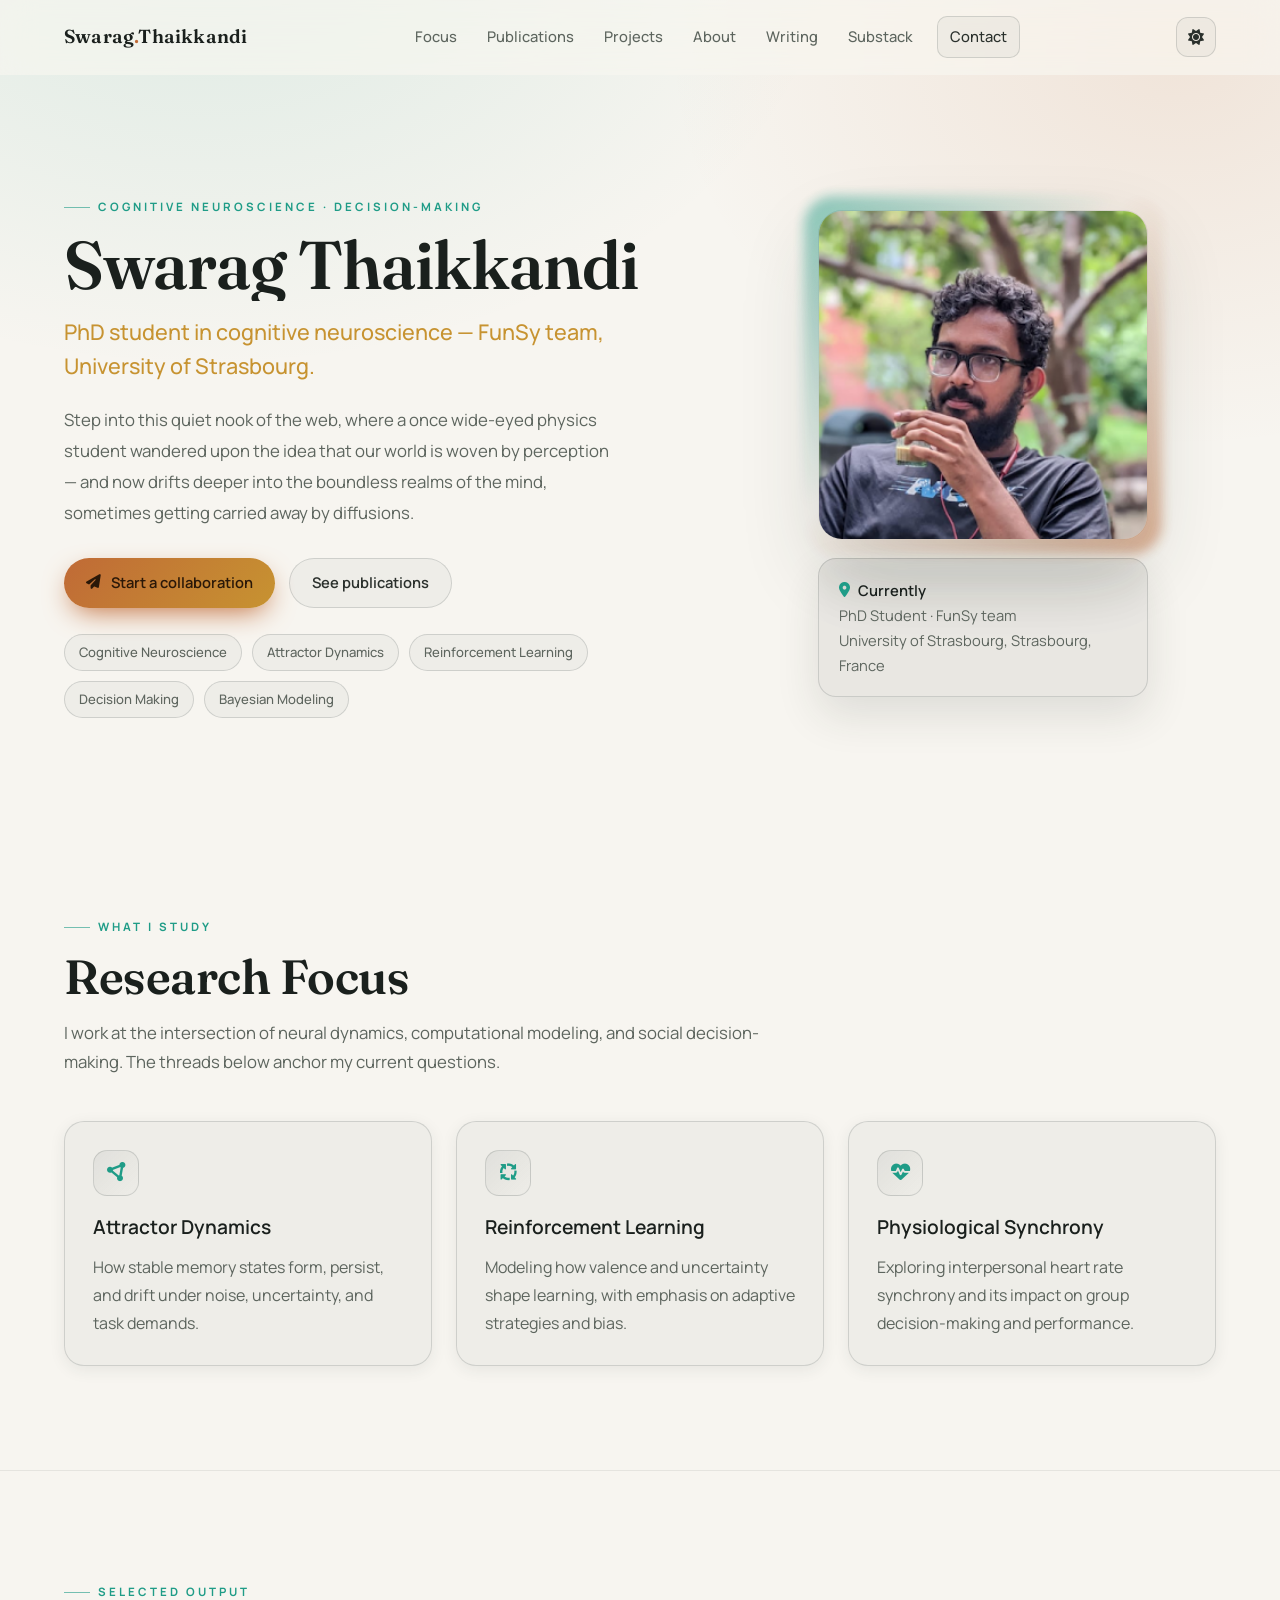
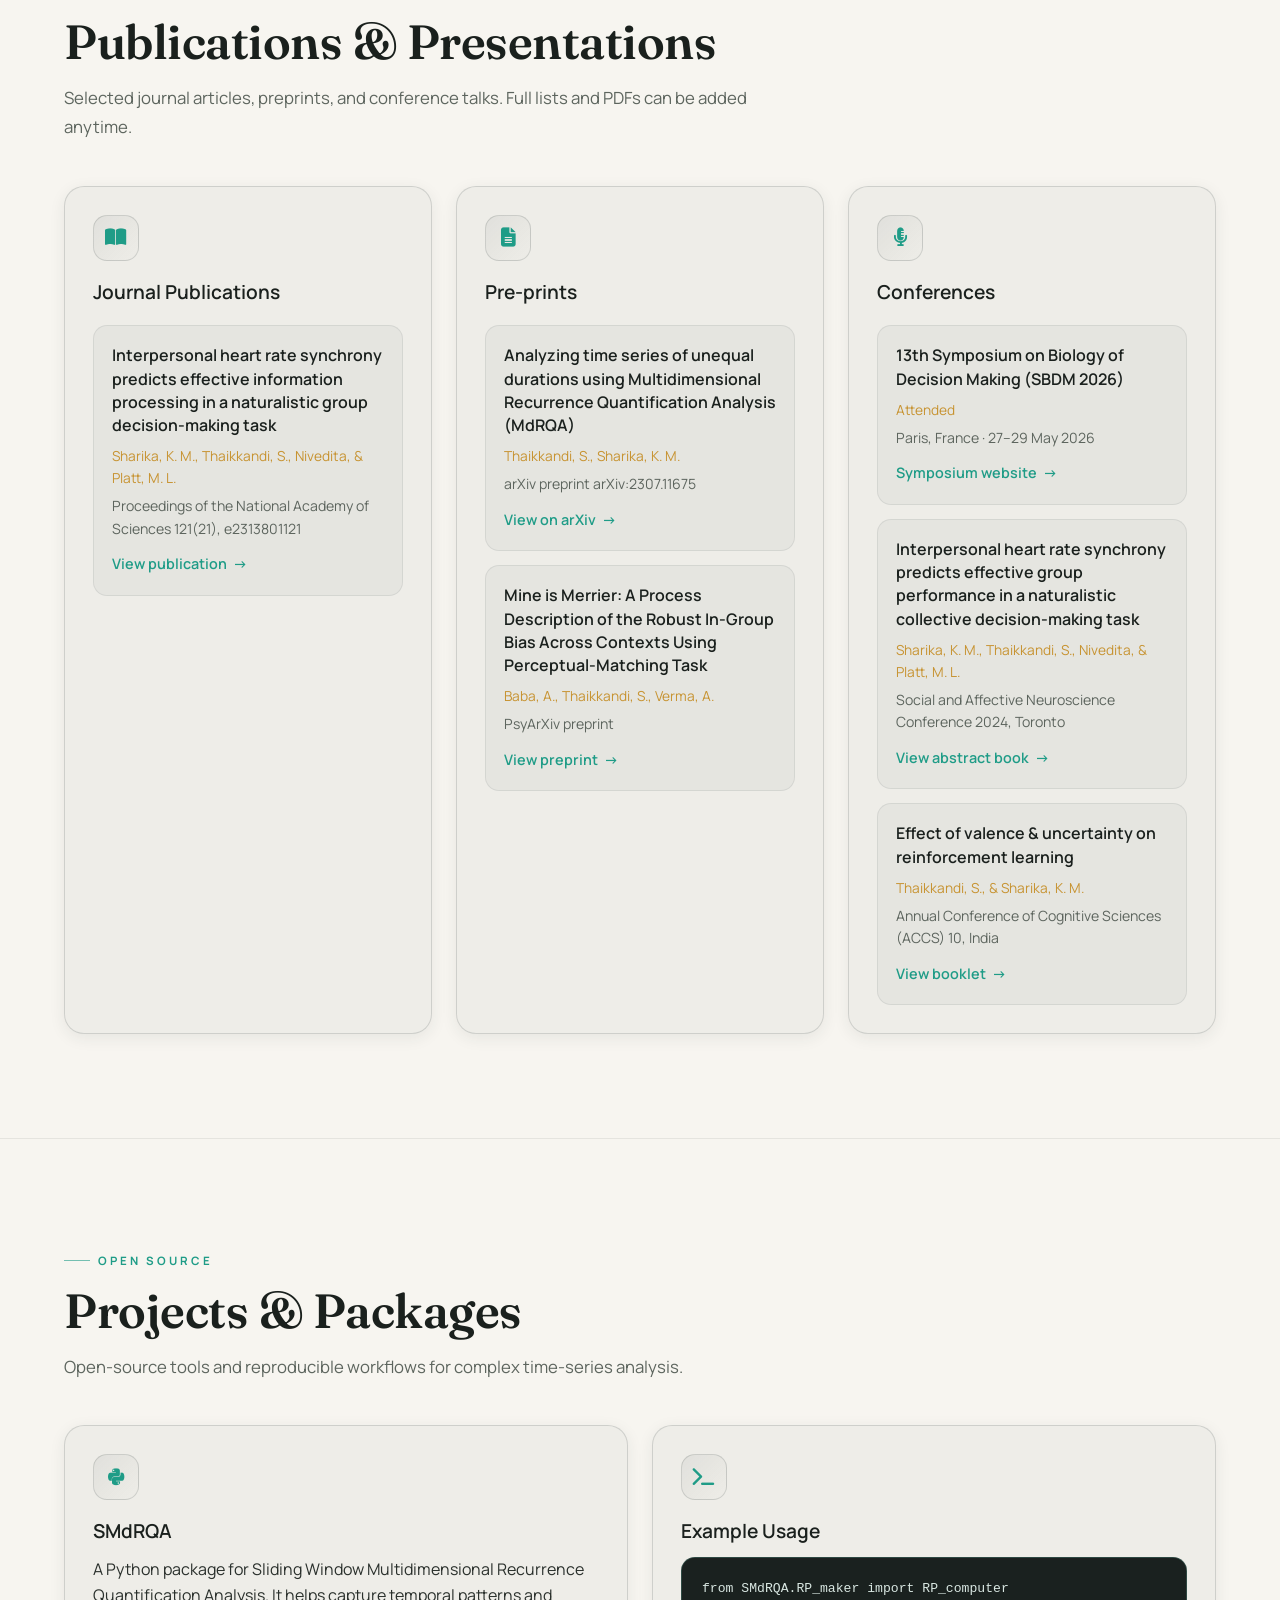
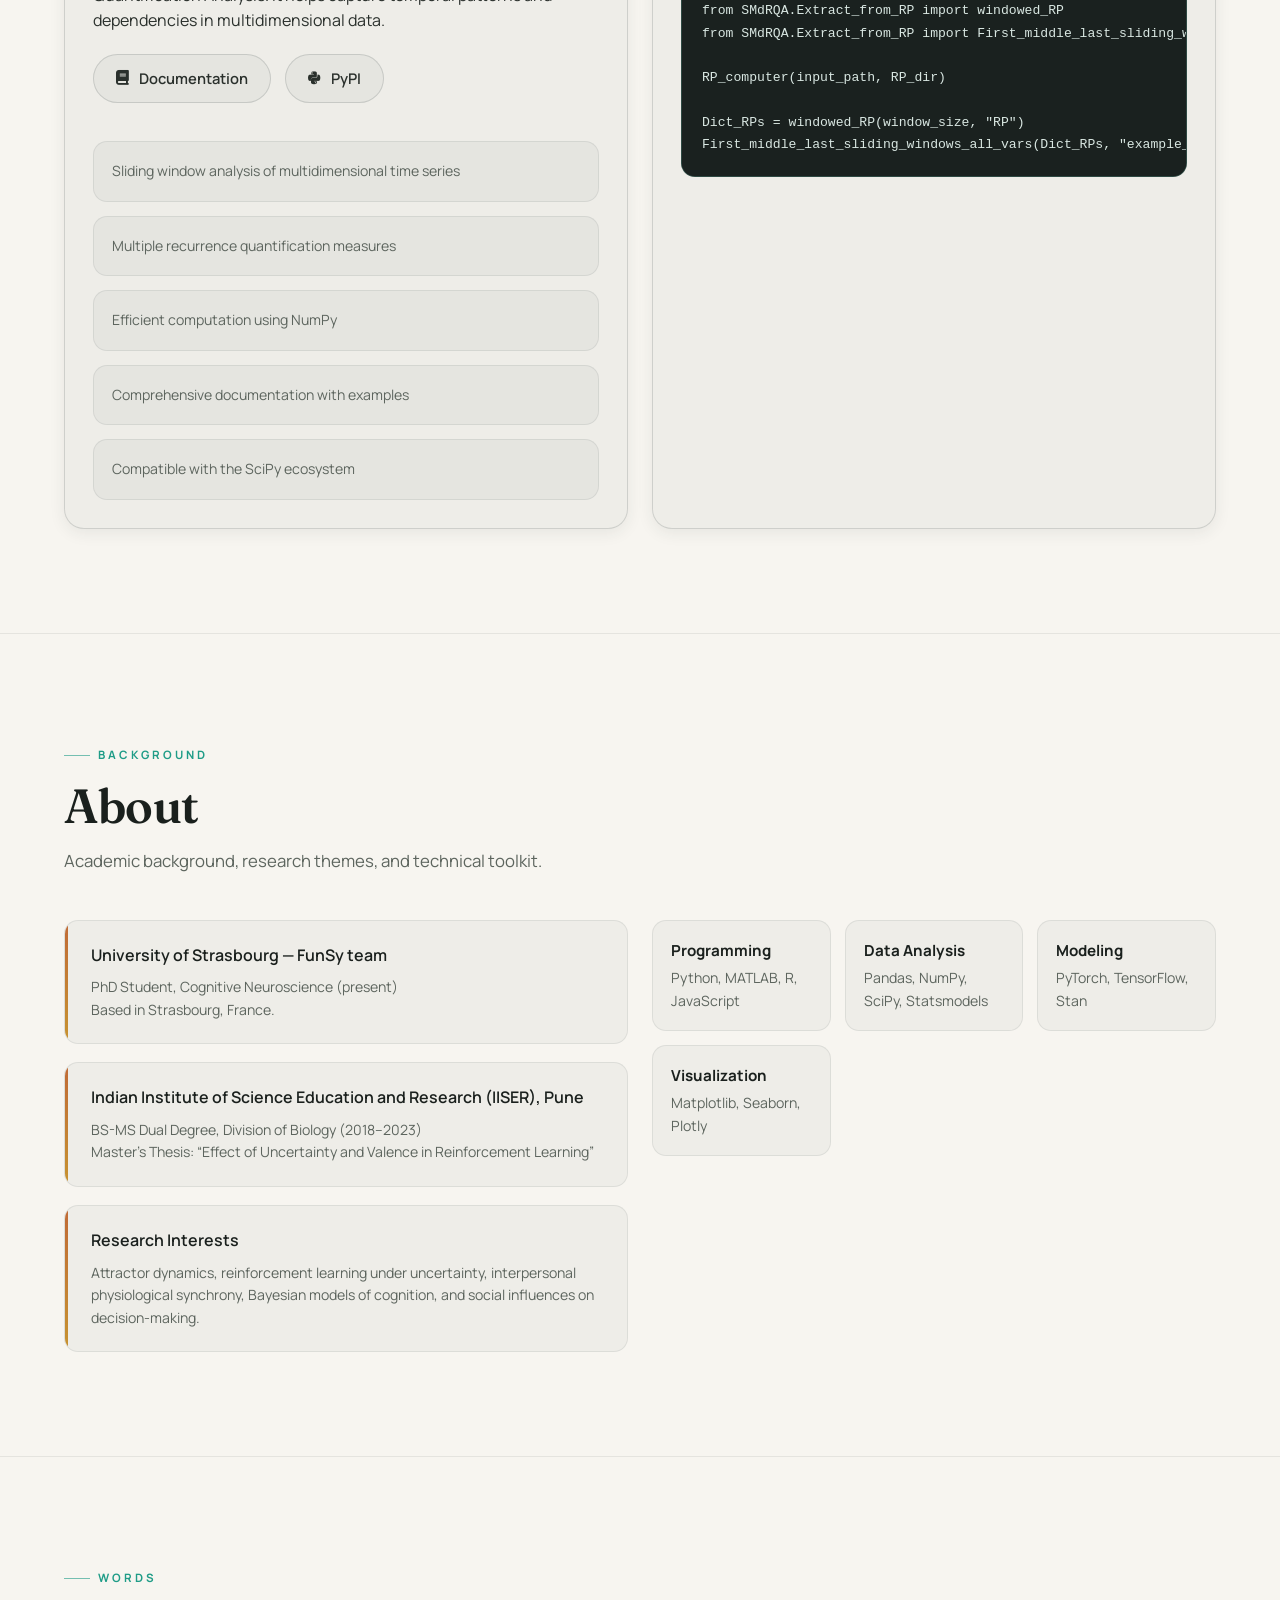
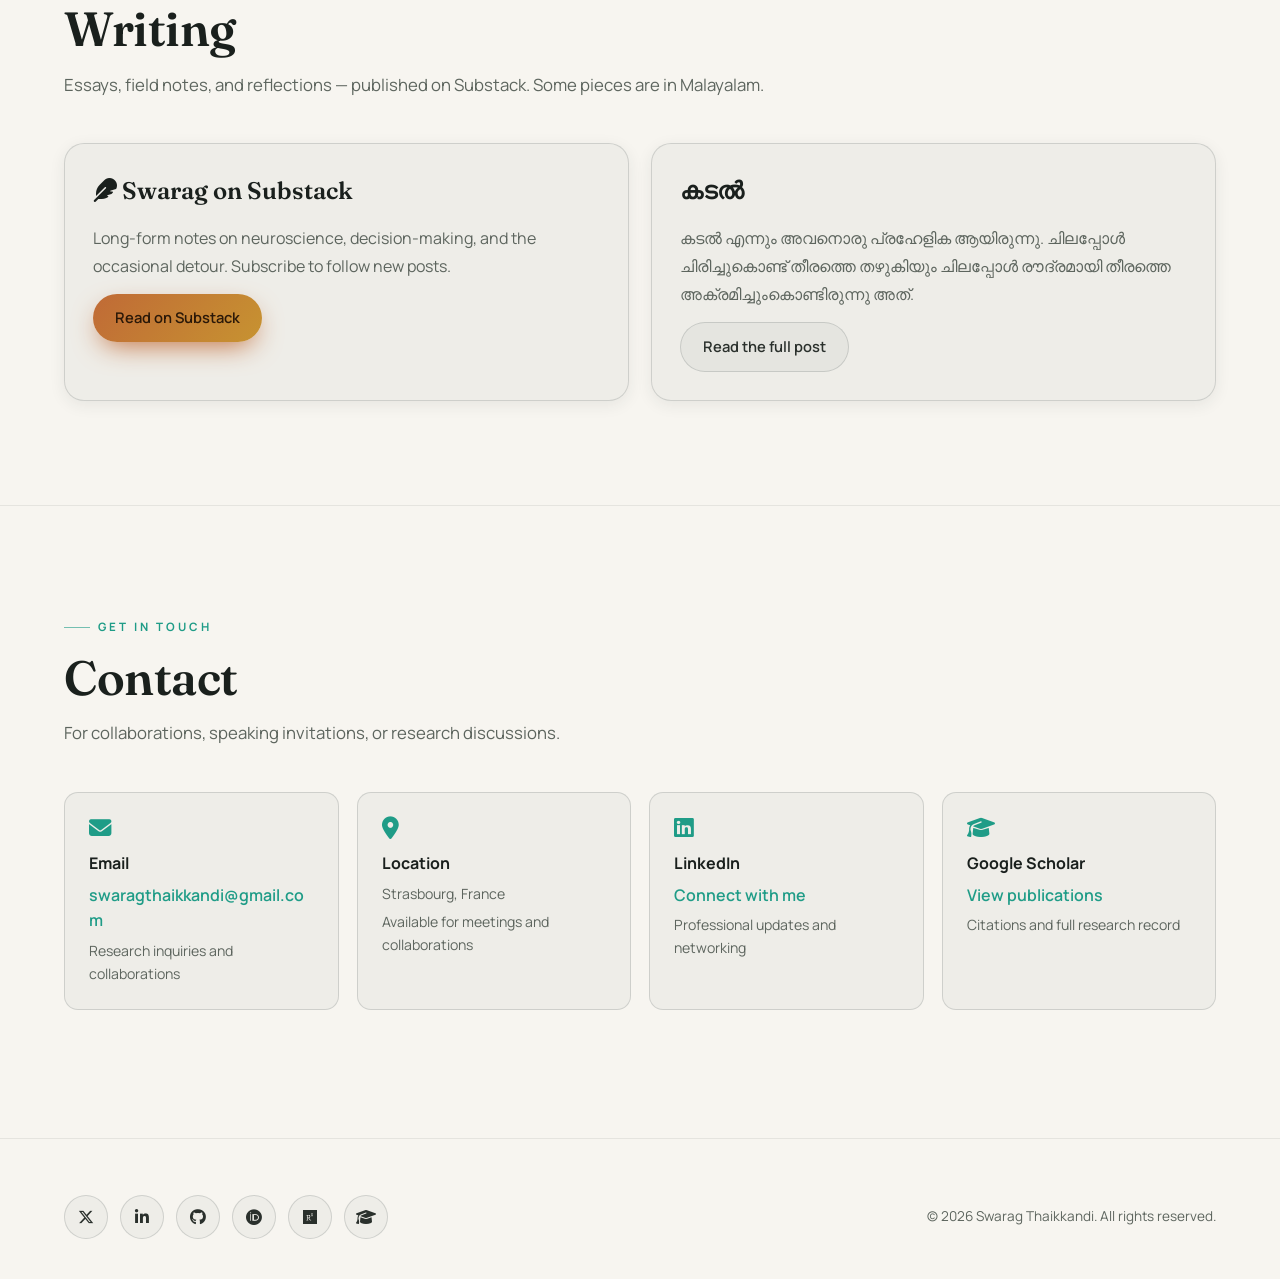
<file: index.html>
<!DOCTYPE html>
<html lang="en">
<head>
  <meta charset="UTF-8">
  <meta name="viewport" content="width=device-width, initial-scale=1.0">
  <title>Swarag Thaikkandi — Cognitive Neuroscience Researcher</title>
  <meta name="description" content="Swarag Thaikkandi — PhD student in cognitive neuroscience (FunSy team, University of Strasbourg). Computational modeling of decision-making: attractor dynamics, reinforcement learning, and physiological synchrony.">
  <meta name="author" content="Swarag Thaikkandi">
  <link rel="canonical" href="https://swaragthaikkandi.github.io/website/">

  <!-- Open Graph / social -->
  <meta property="og:type" content="website">
  <meta property="og:title" content="Swarag Thaikkandi — Cognitive Neuroscience Researcher">
  <meta property="og:description" content="Neural dynamics, computational modeling, and the science of decision-making.">
  <meta property="og:image" content="images/142320710.png">
  <meta name="twitter:card" content="summary_large_image">
  <meta name="twitter:site" content="@swarag_t">

  <link rel="icon" type="image/svg+xml" href="assets/favicon.svg">
  <link rel="preconnect" href="https://fonts.googleapis.com">
  <link rel="preconnect" href="https://fonts.gstatic.com" crossorigin>
  <link rel="stylesheet" href="https://cdnjs.cloudflare.com/ajax/libs/font-awesome/6.5.1/css/all.min.css">
  <link href="https://fonts.googleapis.com/css2?family=Fraunces:opsz,wght@9..144,500;9..144,600;9..144,700&family=Manrope:wght@300;400;500;600;700&family=Noto+Serif+Malayalam:wght@400;600&display=swap" rel="stylesheet">
  <link rel="stylesheet" href="assets/css/site.css?v=3">
  <script>
    (function () {
      try {
        var t = localStorage.getItem("theme");
        if (t === "light" || t === "dark") document.documentElement.setAttribute("data-theme", t);
        else if (window.matchMedia && window.matchMedia("(prefers-color-scheme: light)").matches)
          document.documentElement.setAttribute("data-theme", "light");
      } catch (e) {}
    })();
  </script>
</head>
<body>
  <a class="skip-link" href="#home">Skip to content</a>
  <div class="scroll-progress" aria-hidden="true"></div>

  <header class="site-header">
    <div class="container header-inner">
      <a class="logo" href="#home">Swarag<span>.</span>Thaikkandi</a>
      <nav class="nav" id="primary-nav">
        <a href="#focus">Focus</a>
        <a href="#work">Publications</a>
        <a href="#projects">Projects</a>
        <a href="#about">About</a>
        <a href="#writing">Writing</a>
        <a href="https://swarag.substack.com/" target="_blank" rel="noopener">Substack</a>
        <a class="btn ghost" href="#contact">Contact</a>
      </nav>
      <div class="nav-tools">
        <button class="icon-btn theme-toggle" type="button" aria-label="Toggle color theme">
          <i class="fas fa-moon" aria-hidden="true"></i>
          <i class="fas fa-sun" aria-hidden="true"></i>
        </button>
        <button class="icon-btn nav-toggle" type="button" aria-label="Toggle menu" aria-controls="primary-nav" aria-expanded="false">
          <i class="fas fa-bars" aria-hidden="true"></i>
        </button>
      </div>
    </div>
  </header>

  <main id="home">
    <section class="hero">
      <canvas class="hero-canvas" aria-hidden="true"></canvas>
      <div class="hero-glow" aria-hidden="true"></div>
      <div class="container hero-grid">
        <div class="hero-copy reveal">
          <p class="eyebrow">Cognitive Neuroscience · Decision-Making</p>
          <h1>Swarag Thaikkandi</h1>
          <p class="lead">PhD student in cognitive neuroscience — FunSy team, University of Strasbourg.</p>
          <p class="intro">Step into this quiet nook of the web, where a once wide-eyed physics student wandered upon the idea that our world is woven by perception — and now drifts deeper into the boundless realms of the mind, sometimes getting carried away by diffusions.</p>
          <div class="cta-row">
            <a class="btn primary" href="#contact"><i class="fas fa-paper-plane" aria-hidden="true"></i> Start a collaboration</a>
            <a class="btn ghost" href="#work">See publications</a>
          </div>
          <div class="chip-row">
            <span class="chip">Cognitive Neuroscience</span>
            <span class="chip">Attractor Dynamics</span>
            <span class="chip">Reinforcement Learning</span>
            <span class="chip">Decision Making</span>
            <span class="chip">Bayesian Modeling</span>
          </div>
        </div>
        <div class="hero-media reveal delay-2">
          <div class="hero-portrait">
            <img src="images/142320710.png" alt="Portrait of Swarag Thaikkandi" loading="eager">
          </div>
          <div class="hero-card">
            <strong><i class="fas fa-location-dot" aria-hidden="true"></i> Currently</strong><br>
            PhD Student · FunSy team<br>
            University of Strasbourg, Strasbourg, France
          </div>
        </div>
      </div>
    </section>

    <section class="section" id="focus">
      <div class="container">
        <div class="section-head reveal">
          <p class="eyebrow">What I study</p>
          <h2 class="section-title">Research Focus</h2>
          <p class="section-subtitle">I work at the intersection of neural dynamics, computational modeling, and social decision-making. The threads below anchor my current questions.</p>
        </div>
        <div class="grid three">
          <div class="card reveal delay-1">
            <div class="card-icon"><i class="fas fa-circle-nodes" aria-hidden="true"></i></div>
            <h3>Attractor Dynamics</h3>
            <p>How stable memory states form, persist, and drift under noise, uncertainty, and task demands.</p>
          </div>
          <div class="card reveal delay-2">
            <div class="card-icon"><i class="fas fa-arrows-spin" aria-hidden="true"></i></div>
            <h3>Reinforcement Learning</h3>
            <p>Modeling how valence and uncertainty shape learning, with emphasis on adaptive strategies and bias.</p>
          </div>
          <div class="card reveal delay-3">
            <div class="card-icon"><i class="fas fa-heart-pulse" aria-hidden="true"></i></div>
            <h3>Physiological Synchrony</h3>
            <p>Exploring interpersonal heart rate synchrony and its impact on group decision-making and performance.</p>
          </div>
        </div>
      </div>
    </section>

    <section class="section" id="work">
      <div class="container">
        <div class="section-head reveal">
          <p class="eyebrow">Selected output</p>
          <h2 class="section-title">Publications &amp; Presentations</h2>
          <p class="section-subtitle">Selected journal articles, preprints, and conference talks. Full lists and PDFs can be added anytime.</p>
        </div>
        <div class="grid three">
          <div class="card reveal delay-1">
            <div class="card-icon"><i class="fas fa-book-open" aria-hidden="true"></i></div>
            <h3>Journal Publications</h3>
            <ul class="list">
              <li class="list-item">
                <h4>Interpersonal heart rate synchrony predicts effective information processing in a naturalistic group decision-making task</h4>
                <div class="meta">Sharika, K. M., Thaikkandi, S., Nivedita, &amp; Platt, M. L.</div>
                <div class="tagline">Proceedings of the National Academy of Sciences 121(21), e2313801121</div>
                <a href="https://doi.org/10.1073/pnas.2313801121" target="_blank" rel="noopener">View publication</a>
              </li>
            </ul>
          </div>
          <div class="card reveal delay-2">
            <div class="card-icon"><i class="fas fa-file-lines" aria-hidden="true"></i></div>
            <h3>Pre-prints</h3>
            <ul class="list">
              <li class="list-item">
                <h4>Analyzing time series of unequal durations using Multidimensional Recurrence Quantification Analysis (MdRQA)</h4>
                <div class="meta">Thaikkandi, S., Sharika, K. M.</div>
                <div class="tagline">arXiv preprint arXiv:2307.11675</div>
                <a href="https://arxiv.org/abs/2307.11675" target="_blank" rel="noopener">View on arXiv</a>
              </li>
              <li class="list-item">
                <h4>Mine is Merrier: A Process Description of the Robust In-Group Bias Across Contexts Using Perceptual-Matching Task</h4>
                <div class="meta">Baba, A., Thaikkandi, S., Verma, A.</div>
                <div class="tagline">PsyArXiv preprint</div>
                <a href="https://doi.org/10.31234/osf.io/s4vg8" target="_blank" rel="noopener">View preprint</a>
              </li>
            </ul>
          </div>
          <div class="card reveal delay-3">
            <div class="card-icon"><i class="fas fa-microphone-lines" aria-hidden="true"></i></div>
            <h3>Conferences</h3>
            <ul class="list">
              <li class="list-item">
                <h4>13th Symposium on Biology of Decision Making (SBDM 2026)</h4>
                <div class="meta">Attended</div>
                <div class="tagline">Paris, France · 27–29 May 2026</div>
                <a href="https://sbdm2026.sciencesconf.org/" target="_blank" rel="noopener">Symposium website</a>
              </li>
              <li class="list-item">
                <h4>Interpersonal heart rate synchrony predicts effective group performance in a naturalistic collective decision-making task</h4>
                <div class="meta">Sharika, K. M., Thaikkandi, S., Nivedita, &amp; Platt, M. L.</div>
                <div class="tagline">Social and Affective Neuroscience Conference 2024, Toronto</div>
                <a href="https://socialaffectiveneuro.org/wp-content/uploads/2024/04/SANS-Conference-2024_Abstract-Book_April-8.pdf" target="_blank" rel="noopener">View abstract book</a>
              </li>
              <li class="list-item">
                <h4>Effect of valence &amp; uncertainty on reinforcement learning</h4>
                <div class="meta">Thaikkandi, S., &amp; Sharika, K. M.</div>
                <div class="tagline">Annual Conference of Cognitive Sciences (ACCS) 10, India</div>
                <a href="https://www.cgs.iitk.ac.in/user/accs10/files/ACCSX_Booklet.pdf" target="_blank" rel="noopener">View booklet</a>
              </li>
            </ul>
          </div>
        </div>
      </div>
    </section>

    <section class="section" id="projects">
      <div class="container">
        <div class="section-head reveal">
          <p class="eyebrow">Open source</p>
          <h2 class="section-title">Projects &amp; Packages</h2>
          <p class="section-subtitle">Open-source tools and reproducible workflows for complex time-series analysis.</p>
        </div>
        <div class="grid two">
          <div class="card project-card reveal delay-1">
            <div>
              <div class="card-icon"><i class="fab fa-python" aria-hidden="true"></i></div>
              <h3>SMdRQA</h3>
              <p>A Python package for Sliding Window Multidimensional Recurrence Quantification Analysis. It helps capture temporal patterns and dependencies in multidimensional data.</p>
            </div>
            <div class="cta-row" style="margin:0;">
              <a class="btn ghost" href="https://swaragthaikkandi.github.io/SMdRQA/" target="_blank" rel="noopener"><i class="fas fa-book" aria-hidden="true"></i> Documentation</a>
              <a class="btn ghost" href="https://pypi.org/project/SMdRQA/" target="_blank" rel="noopener"><i class="fab fa-python" aria-hidden="true"></i> PyPI</a>
            </div>
            <ul class="list">
              <li class="list-item tagline">Sliding window analysis of multidimensional time series</li>
              <li class="list-item tagline">Multiple recurrence quantification measures</li>
              <li class="list-item tagline">Efficient computation using NumPy</li>
              <li class="list-item tagline">Comprehensive documentation with examples</li>
              <li class="list-item tagline">Compatible with the SciPy ecosystem</li>
            </ul>
          </div>
          <div class="card reveal delay-2">
            <div class="card-icon"><i class="fas fa-terminal" aria-hidden="true"></i></div>
            <h3>Example Usage</h3>
            <pre class="code-block">from SMdRQA.RP_maker import RP_computer
from SMdRQA.Extract_from_RP import windowed_RP
from SMdRQA.Extract_from_RP import First_middle_last_sliding_windows_all_vars

RP_computer(input_path, RP_dir)

Dict_RPs = windowed_RP(window_size, "RP")
First_middle_last_sliding_windows_all_vars(Dict_RPs, "example_data.csv")</pre>
          </div>
        </div>
      </div>
    </section>

    <section class="section" id="about">
      <div class="container">
        <div class="section-head reveal">
          <p class="eyebrow">Background</p>
          <h2 class="section-title">About</h2>
          <p class="section-subtitle">Academic background, research themes, and technical toolkit.</p>
        </div>
        <div class="grid two">
          <div class="timeline reveal delay-1">
            <div class="timeline-item">
              <h4>University of Strasbourg — FunSy team</h4>
              <p class="tagline">PhD Student, Cognitive Neuroscience (present)</p>
              <p class="tagline">Based in Strasbourg, France.</p>
            </div>
            <div class="timeline-item">
              <h4>Indian Institute of Science Education and Research (IISER), Pune</h4>
              <p class="tagline">BS-MS Dual Degree, Division of Biology (2018–2023)</p>
              <p class="tagline">Master's Thesis: “Effect of Uncertainty and Valence in Reinforcement Learning”</p>
            </div>
            <div class="timeline-item">
              <h4>Research Interests</h4>
              <p class="tagline">Attractor dynamics, reinforcement learning under uncertainty, interpersonal physiological synchrony, Bayesian models of cognition, and social influences on decision-making.</p>
            </div>
          </div>
          <div class="skills-grid reveal delay-2">
            <div class="skill-card">
              <strong>Programming</strong>
              <p class="tagline">Python, MATLAB, R, JavaScript</p>
            </div>
            <div class="skill-card">
              <strong>Data Analysis</strong>
              <p class="tagline">Pandas, NumPy, SciPy, Statsmodels</p>
            </div>
            <div class="skill-card">
              <strong>Modeling</strong>
              <p class="tagline">PyTorch, TensorFlow, Stan</p>
            </div>
            <div class="skill-card">
              <strong>Visualization</strong>
              <p class="tagline">Matplotlib, Seaborn, Plotly</p>
            </div>
          </div>
        </div>
      </div>
    </section>

    <section class="section" id="writing">
      <div class="container">
        <div class="section-head reveal">
          <p class="eyebrow">Words</p>
          <h2 class="section-title">Writing</h2>
          <p class="section-subtitle">Essays, field notes, and reflections — published on Substack. Some pieces are in Malayalam.</p>
        </div>
        <div class="post-grid">
          <article class="post-card reveal delay-1">
            <h3><i class="fas fa-feather" aria-hidden="true"></i> Swarag on Substack</h3>
            <p>Long-form notes on neuroscience, decision-making, and the occasional detour. Subscribe to follow new posts.</p>
            <a class="btn primary" href="https://swarag.substack.com/" target="_blank" rel="noopener">Read on Substack</a>
          </article>
          <article class="post-card reveal delay-2">
            <h3>കടൽ</h3>
            <p>കടൽ എന്നും അവനൊരു പ്രഹേളിക ആയിരുന്നു. ചിലപ്പോൾ ചിരിച്ചുകൊണ്ട് തീരത്തെ തഴുകിയും ചിലപ്പോൾ രൗദ്രമായി തീരത്തെ അക്രമിച്ചുംകൊണ്ടിരുന്നു അത്.</p>
            <a class="btn ghost" href="blog_contents/post1.html">Read the full post</a>
          </article>
        </div>
      </div>
    </section>

    <section class="section" id="contact">
      <div class="container">
        <div class="section-head reveal">
          <p class="eyebrow">Get in touch</p>
          <h2 class="section-title">Contact</h2>
          <p class="section-subtitle">For collaborations, speaking invitations, or research discussions.</p>
        </div>
        <div class="contact-grid">
          <div class="contact-card reveal delay-1">
            <i class="fas fa-envelope" aria-hidden="true"></i>
            <strong>Email</strong>
            <a href="mailto:swaragthaikkandi@gmail.com">swaragthaikkandi@gmail.com</a>
            <span class="tagline">Research inquiries and collaborations</span>
          </div>
          <div class="contact-card reveal delay-2">
            <i class="fas fa-map-marker-alt" aria-hidden="true"></i>
            <strong>Location</strong>
            <span class="tagline">Strasbourg, France</span>
            <span class="tagline">Available for meetings and collaborations</span>
          </div>
          <div class="contact-card reveal delay-3">
            <i class="fab fa-linkedin" aria-hidden="true"></i>
            <strong>LinkedIn</strong>
            <a href="https://in.linkedin.com/in/swarag-t-2b998a1b5" target="_blank" rel="noopener">Connect with me</a>
            <span class="tagline">Professional updates and networking</span>
          </div>
          <div class="contact-card reveal delay-4">
            <i class="fas fa-graduation-cap" aria-hidden="true"></i>
            <strong>Google Scholar</strong>
            <a href="https://scholar.google.com/citations?user=fg81xJQAAAAJ&hl=en" target="_blank" rel="noopener">View publications</a>
            <span class="tagline">Citations and full research record</span>
          </div>
        </div>
      </div>
    </section>
  </main>

  <footer class="footer">
    <div class="container footer-inner">
      <div class="socials">
        <a href="https://x.com/swarag_t" target="_blank" rel="noopener" aria-label="X (Twitter)"><i class="fab fa-x-twitter" aria-hidden="true"></i></a>
        <a href="https://in.linkedin.com/in/swarag-t-2b998a1b5" target="_blank" rel="noopener" aria-label="LinkedIn"><i class="fab fa-linkedin-in" aria-hidden="true"></i></a>
        <a href="https://github.com/SwaragThaikkandi" target="_blank" rel="noopener" aria-label="GitHub"><i class="fab fa-github" aria-hidden="true"></i></a>
        <a href="https://orcid.org/0009-0007-8101-2378" target="_blank" rel="noopener" aria-label="ORCID"><i class="fab fa-orcid" aria-hidden="true"></i></a>
        <a href="https://www.researchgate.net/profile/Swarag-Thaikkandi" target="_blank" rel="noopener" aria-label="ResearchGate"><i class="fab fa-researchgate" aria-hidden="true"></i></a>
        <a href="https://scholar.google.com/citations?user=fg81xJQAAAAJ&hl=en" target="_blank" rel="noopener" aria-label="Google Scholar"><i class="fas fa-graduation-cap" aria-hidden="true"></i></a>
      </div>
      <p class="tagline">© <span data-year>2026</span> Swarag Thaikkandi. All rights reserved.</p>
    </div>
  </footer>

  <button class="to-top" type="button" aria-label="Back to top"><i class="fas fa-arrow-up" aria-hidden="true"></i></button>

  <script src="assets/js/site.js?v=3"></script>
</body>
</html>
</file>
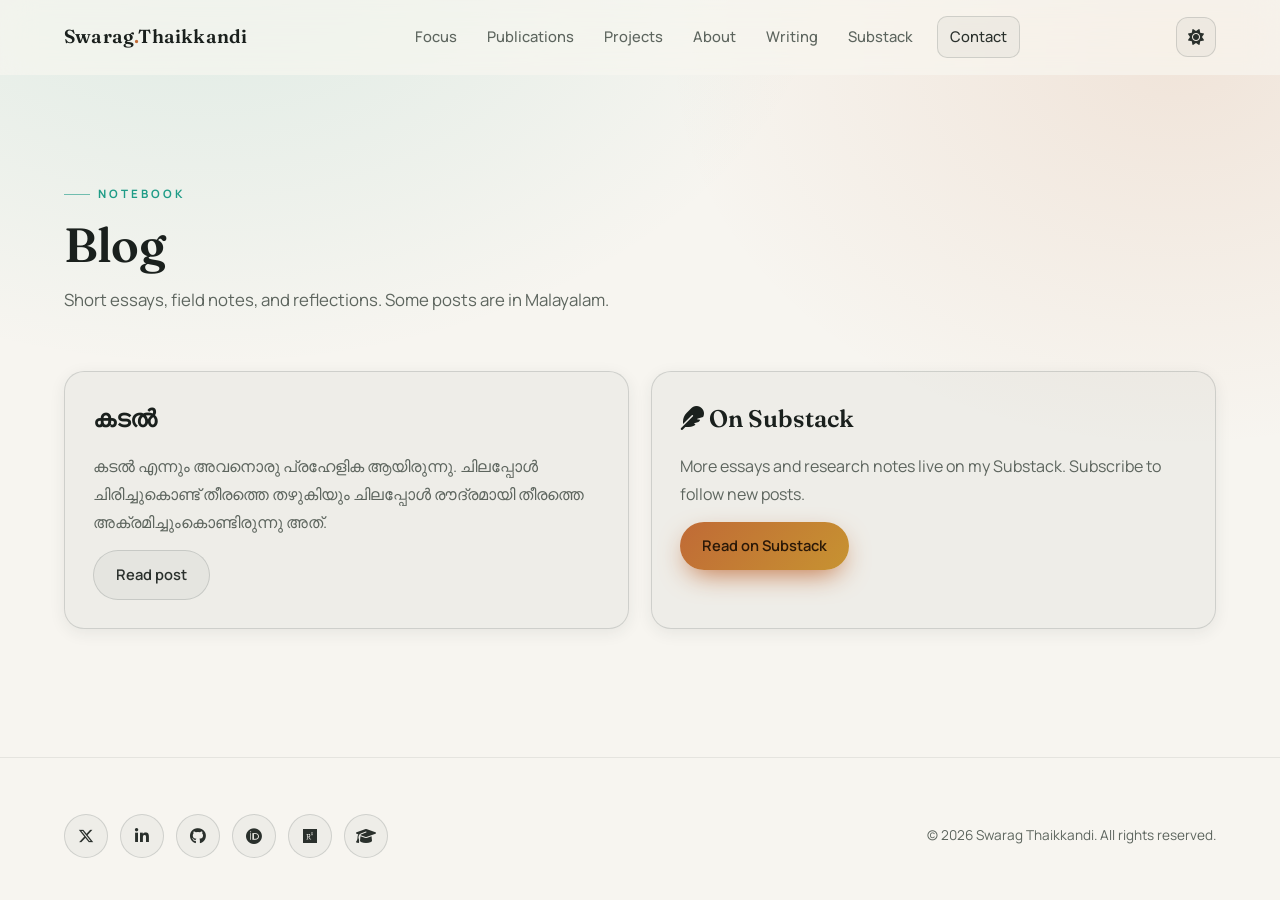
<file: blog.html>
<!DOCTYPE html>
<html lang="en">
<head>
  <meta charset="UTF-8">
  <meta name="viewport" content="width=device-width, initial-scale=1.0">
  <title>Blog — Swarag Thaikkandi</title>
  <meta name="description" content="Short essays, field notes, and reflections by Swarag Thaikkandi. Some posts in Malayalam.">
  <link rel="icon" type="image/svg+xml" href="assets/favicon.svg">
  <link rel="preconnect" href="https://fonts.googleapis.com">
  <link rel="preconnect" href="https://fonts.gstatic.com" crossorigin>
  <link rel="stylesheet" href="https://cdnjs.cloudflare.com/ajax/libs/font-awesome/6.5.1/css/all.min.css">
  <link href="https://fonts.googleapis.com/css2?family=Fraunces:opsz,wght@9..144,500;9..144,600;9..144,700&family=Manrope:wght@300;400;500;600;700&family=Noto+Serif+Malayalam:wght@400;600&display=swap" rel="stylesheet">
  <link rel="stylesheet" href="assets/css/site.css?v=3">
  <script>
    (function () {
      try {
        var t = localStorage.getItem("theme");
        if (t === "light" || t === "dark") document.documentElement.setAttribute("data-theme", t);
        else if (window.matchMedia && window.matchMedia("(prefers-color-scheme: light)").matches)
          document.documentElement.setAttribute("data-theme", "light");
      } catch (e) {}
    })();
  </script>
</head>
<body>
  <a class="skip-link" href="#main">Skip to content</a>
  <div class="scroll-progress" aria-hidden="true"></div>

  <header class="site-header">
    <div class="container header-inner">
      <a class="logo" href="index.html#home">Swarag<span>.</span>Thaikkandi</a>
      <nav class="nav" id="primary-nav">
        <a href="index.html#focus">Focus</a>
        <a href="index.html#work">Publications</a>
        <a href="index.html#projects">Projects</a>
        <a href="index.html#about">About</a>
        <a href="index.html#writing">Writing</a>
        <a href="https://swarag.substack.com/" target="_blank" rel="noopener">Substack</a>
        <a class="btn ghost" href="index.html#contact">Contact</a>
      </nav>
      <div class="nav-tools">
        <button class="icon-btn theme-toggle" type="button" aria-label="Toggle color theme">
          <i class="fas fa-moon" aria-hidden="true"></i>
          <i class="fas fa-sun" aria-hidden="true"></i>
        </button>
        <button class="icon-btn nav-toggle" type="button" aria-label="Toggle menu" aria-controls="primary-nav" aria-expanded="false">
          <i class="fas fa-bars" aria-hidden="true"></i>
        </button>
      </div>
    </div>
  </header>

  <main id="main">
    <section class="blog-hero">
      <div class="container">
        <p class="eyebrow reveal">Notebook</p>
        <h1 class="section-title reveal">Blog</h1>
        <p class="section-subtitle reveal delay-1">Short essays, field notes, and reflections. Some posts are in Malayalam.</p>
      </div>
    </section>

    <section class="section" style="padding-top: 24px;">
      <div class="container">
        <div class="post-grid">
          <article class="post-card reveal delay-1">
            <h3>കടൽ</h3>
            <p>കടൽ എന്നും അവനൊരു പ്രഹേളിക ആയിരുന്നു. ചിലപ്പോൾ ചിരിച്ചുകൊണ്ട് തീരത്തെ തഴുകിയും ചിലപ്പോൾ രൗദ്രമായി തീരത്തെ അക്രമിച്ചുംകൊണ്ടിരുന്നു അത്.</p>
            <a class="btn ghost" href="blog_contents/post1.html">Read post</a>
          </article>
          <article class="post-card reveal delay-2">
            <h3><i class="fas fa-feather" aria-hidden="true"></i> On Substack</h3>
            <p>More essays and research notes live on my Substack. Subscribe to follow new posts.</p>
            <a class="btn primary" href="https://swarag.substack.com/" target="_blank" rel="noopener">Read on Substack</a>
          </article>
        </div>
      </div>
    </section>
  </main>

  <footer class="footer">
    <div class="container footer-inner">
      <div class="socials">
        <a href="https://x.com/swarag_t" target="_blank" rel="noopener" aria-label="X (Twitter)"><i class="fab fa-x-twitter" aria-hidden="true"></i></a>
        <a href="https://in.linkedin.com/in/swarag-t-2b998a1b5" target="_blank" rel="noopener" aria-label="LinkedIn"><i class="fab fa-linkedin-in" aria-hidden="true"></i></a>
        <a href="https://github.com/SwaragThaikkandi" target="_blank" rel="noopener" aria-label="GitHub"><i class="fab fa-github" aria-hidden="true"></i></a>
        <a href="https://orcid.org/0009-0007-8101-2378" target="_blank" rel="noopener" aria-label="ORCID"><i class="fab fa-orcid" aria-hidden="true"></i></a>
        <a href="https://www.researchgate.net/profile/Swarag-Thaikkandi" target="_blank" rel="noopener" aria-label="ResearchGate"><i class="fab fa-researchgate" aria-hidden="true"></i></a>
        <a href="https://scholar.google.com/citations?user=fg81xJQAAAAJ&hl=en" target="_blank" rel="noopener" aria-label="Google Scholar"><i class="fas fa-graduation-cap" aria-hidden="true"></i></a>
      </div>
      <p class="tagline">© <span data-year>2026</span> Swarag Thaikkandi. All rights reserved.</p>
    </div>
  </footer>

  <button class="to-top" type="button" aria-label="Back to top"><i class="fas fa-arrow-up" aria-hidden="true"></i></button>

  <script src="assets/js/site.js?v=3"></script>
</body>
</html>
</file>
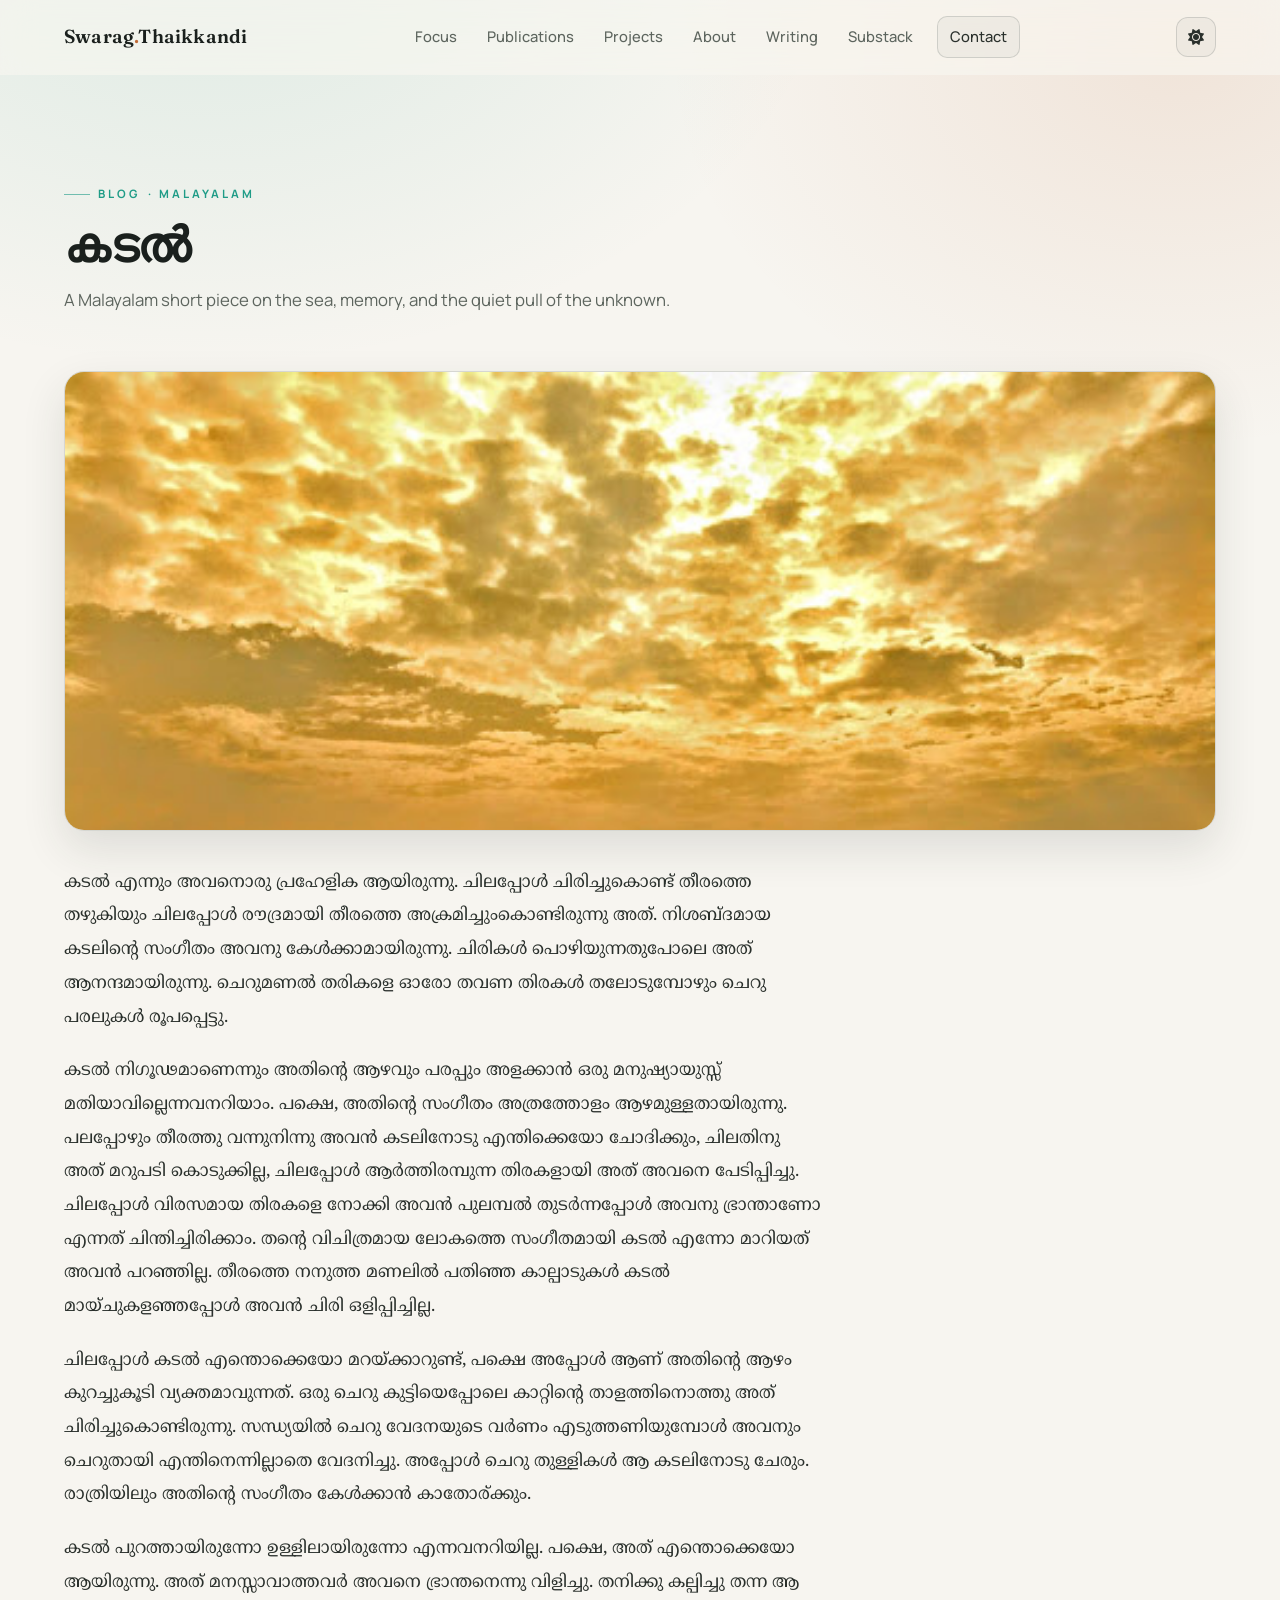
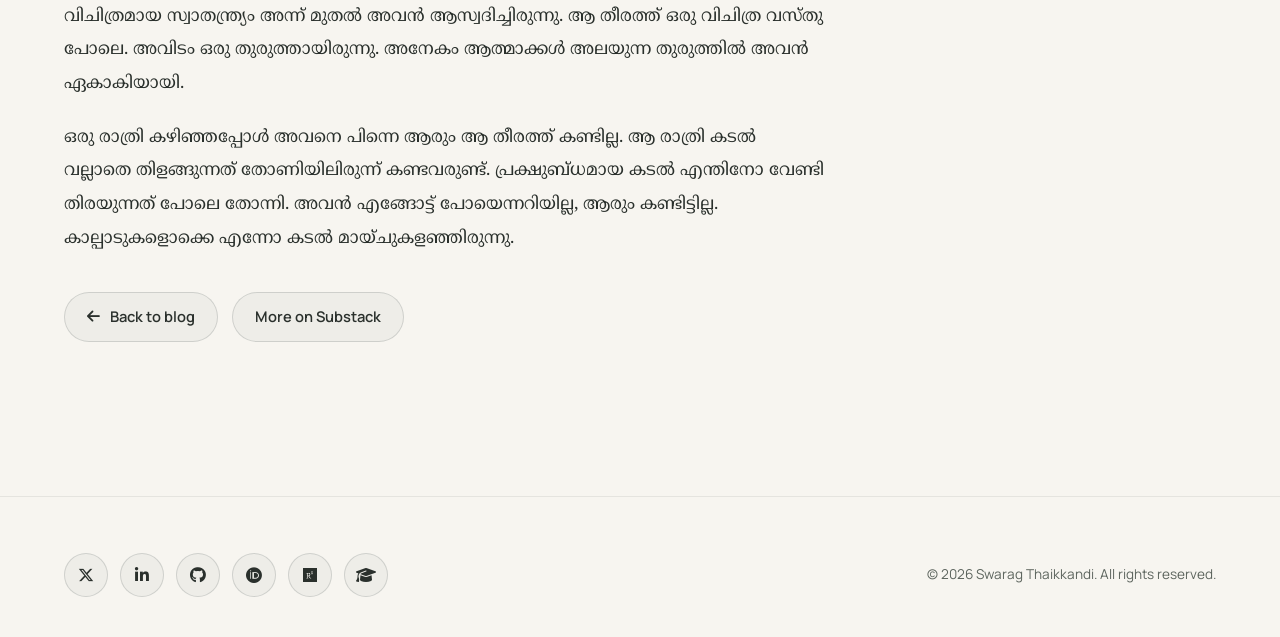
<file: blog_contents/post1.html>
<!DOCTYPE html>
<html lang="ml">
<head>
  <meta charset="UTF-8">
  <meta name="viewport" content="width=device-width, initial-scale=1.0">
  <title>കടൽ — Swarag Thaikkandi</title>
  <meta name="description" content="കടൽ — a Malayalam short piece on the sea, memory, and the quiet pull of the unknown.">
  <link rel="icon" type="image/svg+xml" href="../assets/favicon.svg">
  <link rel="preconnect" href="https://fonts.googleapis.com">
  <link rel="preconnect" href="https://fonts.gstatic.com" crossorigin>
  <link rel="stylesheet" href="https://cdnjs.cloudflare.com/ajax/libs/font-awesome/6.5.1/css/all.min.css">
  <link href="https://fonts.googleapis.com/css2?family=Fraunces:opsz,wght@9..144,500;9..144,600;9..144,700&family=Manrope:wght@300;400;500;600;700&family=Noto+Serif+Malayalam:wght@400;600&display=swap" rel="stylesheet">
  <link rel="stylesheet" href="../assets/css/site.css?v=3">
  <script>
    (function () {
      try {
        var t = localStorage.getItem("theme");
        if (t === "light" || t === "dark") document.documentElement.setAttribute("data-theme", t);
        else if (window.matchMedia && window.matchMedia("(prefers-color-scheme: light)").matches)
          document.documentElement.setAttribute("data-theme", "light");
      } catch (e) {}
    })();
  </script>
</head>
<body>
  <a class="skip-link" href="#main">Skip to content</a>
  <div class="scroll-progress" aria-hidden="true"></div>

  <header class="site-header">
    <div class="container header-inner">
      <a class="logo" href="../index.html#home">Swarag<span>.</span>Thaikkandi</a>
      <nav class="nav" id="primary-nav">
        <a href="../index.html#focus">Focus</a>
        <a href="../index.html#work">Publications</a>
        <a href="../index.html#projects">Projects</a>
        <a href="../index.html#about">About</a>
        <a href="../index.html#writing">Writing</a>
        <a href="https://swarag.substack.com/" target="_blank" rel="noopener">Substack</a>
        <a class="btn ghost" href="../index.html#contact">Contact</a>
      </nav>
      <div class="nav-tools">
        <button class="icon-btn theme-toggle" type="button" aria-label="Toggle color theme">
          <i class="fas fa-moon" aria-hidden="true"></i>
          <i class="fas fa-sun" aria-hidden="true"></i>
        </button>
        <button class="icon-btn nav-toggle" type="button" aria-label="Toggle menu" aria-controls="primary-nav" aria-expanded="false">
          <i class="fas fa-bars" aria-hidden="true"></i>
        </button>
      </div>
    </div>
  </header>

  <main id="main">
    <section class="blog-hero">
      <div class="container">
        <p class="eyebrow reveal"><a href="../blog.html" style="color:inherit;">Blog</a> · Malayalam</p>
        <h1 class="section-title reveal">കടൽ</h1>
        <p class="section-subtitle reveal delay-1">A Malayalam short piece on the sea, memory, and the quiet pull of the unknown.</p>
      </div>
    </section>

    <section class="section" style="padding-top: 24px;">
      <div class="container">
        <div class="post-hero reveal delay-1">
          <img src="e82aa-photo6224301644162640883.jpg" alt="കടൽ ചിത്രം">
        </div>
        <article class="post-content malayalam reveal delay-2">
          <p>കടൽ എന്നും അവനൊരു പ്രഹേളിക ആയിരുന്നു. ചിലപ്പോൾ ചിരിച്ചുകൊണ്ട് തീരത്തെ തഴുകിയും ചിലപ്പോൾ രൗദ്രമായി തീരത്തെ അക്രമിച്ചുംകൊണ്ടിരുന്നു അത്. നിശബ്ദമായ കടലിന്റെ സംഗീതം അവനു കേൾക്കാമായിരുന്നു. ചിരികൾ പൊഴിയുന്നതുപോലെ അത് ആനന്ദമായിരുന്നു. ചെറുമണൽ തരികളെ ഓരോ തവണ തിരകൾ തലോടുമ്പോഴും ചെറു പരലുകൾ രൂപപ്പെട്ടു.</p>
          <p>കടൽ നിഗൂഢമാണെന്നും അതിന്റെ ആഴവും പരപ്പും അളക്കാൻ ഒരു മനുഷ്യായുസ്സ് മതിയാവില്ലെന്നവനറിയാം. പക്ഷെ, അതിന്റെ സംഗീതം അത്രത്തോളം ആഴമുള്ളതായിരുന്നു. പലപ്പോഴും തീരത്തു വന്നുനിന്നു അവൻ കടലിനോടു എന്തിക്കെയോ ചോദിക്കും, ചിലതിനു അത് മറുപടി കൊടുക്കില്ല, ചിലപ്പോൾ ആർത്തിരമ്പുന്ന തിരകളായി അത് അവനെ പേടിപ്പിച്ചു. ചിലപ്പോൾ വിരസമായ തിരകളെ നോക്കി അവൻ പുലമ്പൽ തുടർന്നപ്പോൾ അവനു ഭ്രാന്താണോ എന്നത് ചിന്തിച്ചിരിക്കാം. തന്റെ വിചിത്രമായ ലോകത്തെ സംഗീതമായി കടൽ എന്നോ മാറിയത് അവൻ പറഞ്ഞില്ല. തീരത്തെ നനുത്ത മണലിൽ പതിഞ്ഞ കാല്പാടുകൾ കടൽ മായ്ചുകളഞ്ഞപ്പോൾ അവൻ ചിരി ഒളിപ്പിച്ചില്ല.</p>
          <p>ചിലപ്പോൾ കടൽ എന്തൊക്കെയോ മറയ്ക്കാറുണ്ട്, പക്ഷെ അപ്പോൾ ആണ് അതിന്റെ ആഴം കുറച്ചുകൂടി വ്യക്തമാവുന്നത്. ഒരു ചെറു കുട്ടിയെപ്പോലെ കാറ്റിന്റെ താളത്തിനൊത്തു അത് ചിരിച്ചുകൊണ്ടിരുന്നു. സന്ധ്യയിൽ ചെറു വേദനയുടെ വർണം എടുത്തണിയുമ്പോൾ അവനും ചെറുതായി എന്തിനെന്നില്ലാതെ വേദനിച്ചു. അപ്പോൾ ചെറു തുള്ളികൾ ആ കടലിനോടു ചേരും. രാത്രിയിലും അതിന്റെ സംഗീതം കേൾക്കാൻ കാതോര്ക്കും.</p>
          <p>കടൽ പുറത്തായിരുന്നോ ഉള്ളിലായിരുന്നോ എന്നവനറിയില്ല. പക്ഷെ, അത് എന്തൊക്കെയോ ആയിരുന്നു. അത് മനസ്സാവാത്തവർ അവനെ ഭ്രാന്തനെന്നു വിളിച്ചു. തനിക്കു കല്പിച്ചു തന്ന ആ വിചിത്രമായ സ്വാതന്ത്ര്യം അന്ന് മുതൽ അവൻ ആസ്വദിച്ചിരുന്നു. ആ തീരത്ത് ഒരു വിചിത്ര വസ്തു പോലെ. അവിടം ഒരു തുരുത്തായിരുന്നു. അനേകം ആത്മാക്കൾ അലയുന്ന തുരുത്തിൽ അവൻ ഏകാകിയായി.</p>
          <p>ഒരു രാത്രി കഴിഞ്ഞപ്പോൾ അവനെ പിന്നെ ആരും ആ തീരത്ത് കണ്ടില്ല. ആ രാത്രി കടൽ വല്ലാതെ തിളങ്ങുന്നത് തോണിയിലിരുന്ന് കണ്ടവരുണ്ട്. പ്രക്ഷുബ്ധമായ കടൽ എന്തിനോ വേണ്ടി തിരയുന്നത് പോലെ തോന്നി. അവൻ എങ്ങോട്ട് പോയെന്നറിയില്ല, ആരും കണ്ടിട്ടില്ല. കാല്പാടുകളൊക്കെ എന്നോ കടൽ മായ്ചുകളഞ്ഞിരുന്നു.</p>
        </article>
        <div class="cta-row" style="margin-top: 36px;">
          <a class="btn ghost" href="../blog.html"><i class="fas fa-arrow-left" aria-hidden="true"></i> Back to blog</a>
          <a class="btn ghost" href="https://swarag.substack.com/" target="_blank" rel="noopener">More on Substack</a>
        </div>
      </div>
    </section>
  </main>

  <footer class="footer">
    <div class="container footer-inner">
      <div class="socials">
        <a href="https://x.com/swarag_t" target="_blank" rel="noopener" aria-label="X (Twitter)"><i class="fab fa-x-twitter" aria-hidden="true"></i></a>
        <a href="https://in.linkedin.com/in/swarag-t-2b998a1b5" target="_blank" rel="noopener" aria-label="LinkedIn"><i class="fab fa-linkedin-in" aria-hidden="true"></i></a>
        <a href="https://github.com/SwaragThaikkandi" target="_blank" rel="noopener" aria-label="GitHub"><i class="fab fa-github" aria-hidden="true"></i></a>
        <a href="https://orcid.org/0009-0007-8101-2378" target="_blank" rel="noopener" aria-label="ORCID"><i class="fab fa-orcid" aria-hidden="true"></i></a>
        <a href="https://www.researchgate.net/profile/Swarag-Thaikkandi" target="_blank" rel="noopener" aria-label="ResearchGate"><i class="fab fa-researchgate" aria-hidden="true"></i></a>
        <a href="https://scholar.google.com/citations?user=fg81xJQAAAAJ&hl=en" target="_blank" rel="noopener" aria-label="Google Scholar"><i class="fas fa-graduation-cap" aria-hidden="true"></i></a>
      </div>
      <p class="tagline">© <span data-year>2026</span> Swarag Thaikkandi. All rights reserved.</p>
    </div>
  </footer>

  <button class="to-top" type="button" aria-label="Back to top"><i class="fas fa-arrow-up" aria-hidden="true"></i></button>

  <script src="../assets/js/site.js?v=3"></script>
</body>
</html>
</file>
<file: assets/css/site.css>
/* =============================================================
   Swarag Thaikkandi — personal site
   Design system: dual-theme (dark default / light), warm-teal accent
   ============================================================= */

/* ---------- Design tokens ---------- */
:root {
  /* dark theme (default) */
  --bg: #0a100f;
  --bg-soft: #0e1716;
  --surface: rgba(255, 255, 255, 0.045);
  --surface-2: rgba(255, 255, 255, 0.07);
  --surface-strong: rgba(255, 255, 255, 0.12);
  --text: #f4f1ea;
  --heading: #fbf9f3;
  --muted: #aeb3ab;
  --faint: #7e837c;
  --accent: #e0935f;
  --accent-2: #79d6c4;
  --accent-3: #f3cd86;
  --line: rgba(255, 255, 255, 0.12);
  --line-soft: rgba(255, 255, 255, 0.07);
  --shadow-sm: 0 4px 18px rgba(0, 0, 0, 0.25);
  --shadow-md: 0 18px 48px rgba(0, 0, 0, 0.34);
  --shadow-lg: 0 34px 90px rgba(0, 0, 0, 0.42);
  --header-bg: rgba(10, 16, 15, 0.62);
  --glow-1: rgba(121, 214, 196, 0.16);
  --glow-2: rgba(224, 147, 95, 0.18);
  --code-bg: #0c1413;
  --radius: 20px;
  --radius-sm: 14px;
  --maxw: 1180px;
  --ease: cubic-bezier(0.4, 0, 0.2, 1);
}

[data-theme="light"] {
  --bg: #f7f5f0;
  --bg-soft: #efece4;
  --surface: rgba(20, 30, 28, 0.035);
  --surface-2: rgba(20, 30, 28, 0.06);
  --surface-strong: rgba(20, 30, 28, 0.1);
  --text: #2a302c;
  --heading: #1a201d;
  --muted: #5d655e;
  --faint: #8a9088;
  --accent: #c06a36;
  --accent-2: #1f9c87;
  --accent-3: #c79331;
  --line: rgba(20, 30, 28, 0.14);
  --line-soft: rgba(20, 30, 28, 0.08);
  --shadow-sm: 0 4px 16px rgba(40, 50, 45, 0.08);
  --shadow-md: 0 18px 44px rgba(40, 50, 45, 0.12);
  --shadow-lg: 0 30px 80px rgba(40, 50, 45, 0.16);
  --header-bg: rgba(247, 245, 240, 0.72);
  --glow-1: rgba(31, 156, 135, 0.12);
  --glow-2: rgba(192, 106, 54, 0.12);
  --code-bg: #1a211f;
}

/* ---------- Reset ---------- */
*,
*::before,
*::after {
  margin: 0;
  padding: 0;
  box-sizing: border-box;
}

html {
  scroll-behavior: smooth;
  scroll-padding-top: 90px;
  -webkit-text-size-adjust: 100%;
}

body {
  font-family: "Manrope", "Segoe UI", system-ui, sans-serif;
  color: var(--text);
  background-color: var(--bg);
  background-image:
    radial-gradient(1100px 760px at 16% -8%, var(--glow-1), transparent 58%),
    radial-gradient(880px 680px at 92% 6%, var(--glow-2), transparent 58%);
  background-attachment: fixed;
  min-height: 100vh;
  line-height: 1.6;
  overflow-x: hidden;
  -webkit-font-smoothing: antialiased;
  text-rendering: optimizeLegibility;
  transition: background-color 0.4s var(--ease), color 0.4s var(--ease);
}

img {
  max-width: 100%;
  display: block;
}

a {
  color: inherit;
  text-decoration: none;
}

::selection {
  background: var(--accent-2);
  color: #06100e;
}

:focus-visible {
  outline: 2px solid var(--accent-2);
  outline-offset: 3px;
  border-radius: 4px;
}

/* ---------- Scroll progress ---------- */
.scroll-progress {
  position: fixed;
  top: 0;
  left: 0;
  height: 3px;
  width: 0;
  z-index: 200;
  background: linear-gradient(90deg, var(--accent-2), var(--accent), var(--accent-3));
  transition: width 0.1s linear;
}

/* ---------- Layout ---------- */
.container {
  width: min(var(--maxw), 90%);
  margin: 0 auto;
}

.section {
  padding: 104px 0;
  position: relative;
}

.section + .section {
  border-top: 1px solid var(--line-soft);
}

.section-head {
  max-width: 760px;
  margin-bottom: 44px;
}

.eyebrow {
  display: inline-flex;
  align-items: center;
  gap: 8px;
  text-transform: uppercase;
  letter-spacing: 3px;
  font-size: 0.72rem;
  font-weight: 700;
  color: var(--accent-2);
  margin-bottom: 14px;
}

.eyebrow::before {
  content: "";
  width: 26px;
  height: 1px;
  background: var(--accent-2);
  opacity: 0.6;
}

.section-title {
  font-family: "Fraunces", Georgia, serif;
  font-weight: 600;
  font-size: clamp(2rem, 2.2vw + 1.3rem, 3rem);
  line-height: 1.12;
  letter-spacing: -0.5px;
  color: var(--heading);
  margin-bottom: 14px;
}

.section-subtitle {
  color: var(--muted);
  max-width: 720px;
  font-size: 1.05rem;
  line-height: 1.75;
}

/* ---------- Header / nav ---------- */
.site-header {
  position: sticky;
  top: 0;
  z-index: 100;
  backdrop-filter: blur(16px) saturate(150%);
  -webkit-backdrop-filter: blur(16px) saturate(150%);
  background: var(--header-bg);
  border-bottom: 1px solid transparent;
  transition: border-color 0.3s var(--ease), box-shadow 0.3s var(--ease), background 0.4s var(--ease);
}

.site-header.scrolled {
  border-bottom-color: var(--line-soft);
  box-shadow: var(--shadow-sm);
}

.header-inner {
  display: flex;
  align-items: center;
  justify-content: space-between;
  gap: 24px;
  padding: 16px 0;
}

.logo {
  font-family: "Fraunces", Georgia, serif;
  font-size: 1.18rem;
  font-weight: 600;
  letter-spacing: 0.2px;
  color: var(--heading);
  white-space: nowrap;
}

.logo span {
  color: var(--accent);
}

.nav {
  display: flex;
  align-items: center;
  gap: 6px;
}

.nav a {
  position: relative;
  color: var(--muted);
  font-size: 0.92rem;
  font-weight: 500;
  padding: 8px 12px;
  border-radius: 10px;
  transition: color 0.2s var(--ease), background 0.2s var(--ease);
}

.nav a:not(.btn)::after {
  content: "";
  position: absolute;
  left: 12px;
  right: 12px;
  bottom: 4px;
  height: 2px;
  border-radius: 2px;
  background: var(--accent);
  transform: scaleX(0);
  transform-origin: left;
  transition: transform 0.25s var(--ease);
}

.nav a:not(.btn):hover {
  color: var(--text);
}

.nav a.active:not(.btn) {
  color: var(--text);
}

.nav a.active:not(.btn)::after {
  transform: scaleX(1);
}

.nav .btn {
  margin-left: 6px;
}

.nav-tools {
  display: flex;
  align-items: center;
  gap: 10px;
}

.icon-btn {
  width: 40px;
  height: 40px;
  display: grid;
  place-items: center;
  border-radius: 12px;
  border: 1px solid var(--line);
  background: var(--surface);
  color: var(--text);
  cursor: pointer;
  font-size: 1rem;
  transition: transform 0.2s var(--ease), border-color 0.2s var(--ease), color 0.2s var(--ease);
}

.icon-btn:hover {
  transform: translateY(-2px);
  border-color: var(--accent-2);
  color: var(--accent-2);
}

.theme-toggle .fa-sun { display: none; }
[data-theme="light"] .theme-toggle .fa-moon { display: none; }
[data-theme="light"] .theme-toggle .fa-sun { display: inline; }

.nav-toggle { display: none; }

/* ---------- Buttons ---------- */
.btn {
  display: inline-flex;
  align-items: center;
  justify-content: center;
  gap: 10px;
  padding: 12px 22px;
  border-radius: 999px;
  border: 1px solid var(--line);
  font-weight: 600;
  font-size: 0.92rem;
  cursor: pointer;
  white-space: nowrap;
  transition: transform 0.2s var(--ease), background 0.2s var(--ease),
    color 0.2s var(--ease), border-color 0.2s var(--ease), box-shadow 0.2s var(--ease);
}

.btn.primary {
  background: linear-gradient(130deg, var(--accent), var(--accent-3));
  color: #2a1808;
  border: none;
  box-shadow: 0 10px 28px -8px var(--accent);
}

.btn.primary:hover {
  box-shadow: 0 16px 36px -8px var(--accent);
}

.btn.ghost {
  background: var(--surface);
  color: var(--text);
}

.btn.ghost:hover {
  border-color: var(--accent-2);
  color: var(--accent-2);
}

.btn:hover {
  transform: translateY(-2px);
}

/* ---------- Hero ---------- */
.hero {
  padding: clamp(72px, 9vw, 128px) 0 88px;
  position: relative;
}

.hero-grid {
  display: grid;
  grid-template-columns: 1.15fr 0.85fr;
  gap: 56px;
  align-items: center;
}

.hero h1 {
  font-family: "Fraunces", Georgia, serif;
  font-weight: 600;
  font-size: clamp(2.6rem, 3.4vw + 1.5rem, 4.4rem);
  line-height: 1.04;
  letter-spacing: -1px;
  color: var(--heading);
  margin-bottom: 14px;
}

.hero .lead {
  font-size: clamp(1.1rem, 0.6vw + 1rem, 1.35rem);
  color: var(--accent-3);
  font-weight: 500;
  margin-bottom: 20px;
}

.hero p.intro {
  color: var(--muted);
  line-height: 1.85;
  font-size: 1.05rem;
  max-width: 56ch;
}

.cta-row {
  display: flex;
  flex-wrap: wrap;
  gap: 14px;
  margin: 30px 0 26px;
}

.chip-row {
  display: flex;
  flex-wrap: wrap;
  gap: 10px;
}

.chip {
  padding: 7px 14px;
  border-radius: 999px;
  border: 1px solid var(--line);
  background: var(--surface);
  font-size: 0.82rem;
  font-weight: 500;
  color: var(--muted);
  transition: border-color 0.2s var(--ease), color 0.2s var(--ease), transform 0.2s var(--ease);
}

.chip:hover {
  border-color: var(--accent-2);
  color: var(--text);
  transform: translateY(-2px);
}

.hero-media {
  position: relative;
  display: grid;
  gap: 18px;
  justify-items: center;
}

.hero-portrait {
  position: relative;
  width: min(330px, 92%);
}

.hero-portrait::before {
  content: "";
  position: absolute;
  inset: -14px;
  border-radius: 30px;
  background: linear-gradient(135deg, var(--accent-2), transparent 45%, var(--accent) 100%);
  opacity: 0.5;
  filter: blur(6px);
  z-index: 0;
}

.hero-portrait img {
  position: relative;
  z-index: 1;
  width: 100%;
  border-radius: 24px;
  border: 1px solid var(--surface-strong);
  box-shadow: var(--shadow-lg);
  object-fit: cover;
}

.hero-card {
  position: relative;
  z-index: 2;
  width: min(330px, 92%);
  padding: 18px 20px;
  border-radius: 18px;
  background: var(--surface-2);
  backdrop-filter: blur(10px);
  border: 1px solid var(--line);
  color: var(--muted);
  font-size: 0.92rem;
  line-height: 1.7;
  box-shadow: var(--shadow-md);
}

.hero-card strong {
  color: var(--heading);
  font-weight: 600;
  display: inline-flex;
  align-items: center;
  gap: 8px;
}

.hero-card strong i {
  color: var(--accent-2);
}

/* ---------- Cards & grids ---------- */
.grid {
  display: grid;
  gap: 24px;
}

.grid.two { grid-template-columns: repeat(auto-fit, minmax(300px, 1fr)); }
.grid.three { grid-template-columns: repeat(auto-fit, minmax(270px, 1fr)); }

.card {
  position: relative;
  background: var(--surface);
  border: 1px solid var(--line);
  border-radius: var(--radius);
  padding: 28px;
  box-shadow: var(--shadow-sm);
  transition: transform 0.3s var(--ease), border-color 0.3s var(--ease), box-shadow 0.3s var(--ease);
}

.card:hover {
  transform: translateY(-4px);
  border-color: var(--surface-strong);
  box-shadow: var(--shadow-md);
}

.card-icon {
  width: 46px;
  height: 46px;
  display: grid;
  place-items: center;
  border-radius: 14px;
  margin-bottom: 16px;
  font-size: 1.2rem;
  color: var(--accent-2);
  background: linear-gradient(135deg, var(--surface-2), transparent);
  border: 1px solid var(--line);
}

.card h3 {
  font-size: 1.2rem;
  font-weight: 600;
  color: var(--heading);
  margin-bottom: 10px;
}

.card > p {
  color: var(--muted);
  line-height: 1.75;
}

.card a:not(.btn) {
  display: inline-flex;
  align-items: center;
  gap: 6px;
  color: var(--accent-2);
  font-weight: 600;
  font-size: 0.9rem;
  margin-top: 4px;
  transition: gap 0.2s var(--ease);
}

.card a:not(.btn)::after {
  content: "\2192";
  transition: transform 0.2s var(--ease);
}

.card a:not(.btn):hover::after {
  transform: translateX(3px);
}

/* ---------- Publication lists ---------- */
.list {
  display: grid;
  gap: 14px;
  list-style: none;
  padding: 0;
  margin: 18px 0 0;
}

.list-item {
  padding: 18px;
  border-radius: var(--radius-sm);
  border: 1px solid var(--line-soft);
  background: var(--surface);
  transition: border-color 0.25s var(--ease), background 0.25s var(--ease);
}

.list-item:hover {
  border-color: var(--line);
  background: var(--surface-2);
}

.list-item h4 {
  font-size: 1rem;
  font-weight: 600;
  line-height: 1.45;
  color: var(--heading);
  margin-bottom: 8px;
}

.meta {
  font-size: 0.86rem;
  color: var(--accent-3);
  margin-bottom: 6px;
}

.tagline {
  font-size: 0.88rem;
  color: var(--muted);
  line-height: 1.6;
}

.list-item .tagline {
  margin-bottom: 8px;
}

/* ---------- Timeline ---------- */
.timeline {
  display: grid;
  gap: 18px;
}

.timeline-item {
  position: relative;
  padding: 22px 22px 22px 26px;
  border-radius: var(--radius-sm);
  background: var(--surface);
  border: 1px solid var(--line-soft);
  overflow: hidden;
}

.timeline-item::before {
  content: "";
  position: absolute;
  left: 0;
  top: 0;
  bottom: 0;
  width: 3px;
  background: linear-gradient(var(--accent), var(--accent-3));
}

.timeline-item h4 {
  font-weight: 600;
  color: var(--heading);
  margin-bottom: 8px;
}

/* ---------- Skills ---------- */
.skills-grid {
  display: grid;
  grid-template-columns: repeat(auto-fit, minmax(170px, 1fr));
  gap: 14px;
  align-content: start;
}

.skill-card {
  padding: 18px;
  border-radius: var(--radius-sm);
  background: var(--surface);
  border: 1px solid var(--line-soft);
  transition: transform 0.25s var(--ease), border-color 0.25s var(--ease);
}

.skill-card:hover {
  transform: translateY(-3px);
  border-color: var(--accent-2);
}

.skill-card strong {
  display: block;
  color: var(--heading);
  margin-bottom: 4px;
  font-size: 0.95rem;
}

/* ---------- Project / code ---------- */
.project-card { display: grid; gap: 20px; }

.code-block {
  background: var(--code-bg);
  border-radius: var(--radius-sm);
  padding: 20px;
  border: 1px solid rgba(121, 214, 196, 0.22);
  color: #d9e7e2;
  font-family: "SFMono-Regular", "Courier New", monospace;
  font-size: 0.82rem;
  line-height: 1.7;
  overflow-x: auto;
  white-space: pre;
}

/* ---------- Contact ---------- */
.contact-grid {
  display: grid;
  grid-template-columns: repeat(auto-fit, minmax(220px, 1fr));
  gap: 18px;
}

.contact-card {
  padding: 24px;
  border-radius: var(--radius-sm);
  border: 1px solid var(--line);
  background: var(--surface);
  display: grid;
  gap: 6px;
  align-content: start;
  transition: transform 0.25s var(--ease), border-color 0.25s var(--ease), box-shadow 0.25s var(--ease);
}

.contact-card:hover {
  transform: translateY(-4px);
  border-color: var(--accent-2);
  box-shadow: var(--shadow-md);
}

.contact-card i {
  color: var(--accent-2);
  font-size: 1.4rem;
  margin-bottom: 6px;
}

.contact-card strong {
  color: var(--heading);
  font-size: 1rem;
}

.contact-card a {
  color: var(--accent-2);
  font-weight: 600;
  word-break: break-word;
}

/* ---------- Blog ---------- */
.blog-hero { padding: clamp(72px, 8vw, 104px) 0 32px; }

.post-grid {
  display: grid;
  grid-template-columns: repeat(auto-fit, minmax(300px, 1fr));
  gap: 22px;
}

.post-card {
  border-radius: var(--radius);
  padding: 28px;
  border: 1px solid var(--line);
  background: var(--surface);
  display: grid;
  gap: 14px;
  align-content: start;
  box-shadow: var(--shadow-sm);
  transition: transform 0.3s var(--ease), border-color 0.3s var(--ease), box-shadow 0.3s var(--ease);
}

.post-card:hover {
  transform: translateY(-4px);
  border-color: var(--surface-strong);
  box-shadow: var(--shadow-md);
}

.post-card h3 {
  font-family: "Fraunces", Georgia, serif;
  font-weight: 600;
  font-size: 1.5rem;
  color: var(--heading);
}

.post-card p { color: var(--muted); line-height: 1.75; }

.post-card .btn { justify-self: start; }

.post-hero {
  border-radius: var(--radius);
  overflow: hidden;
  border: 1px solid var(--line);
  box-shadow: var(--shadow-md);
  margin-bottom: 36px;
  max-height: 460px;
}

.post-hero img { width: 100%; height: 100%; object-fit: cover; }

.post-content {
  font-size: 1.08rem;
  line-height: 1.95;
  color: var(--text);
  display: grid;
  gap: 20px;
  max-width: 760px;
}

.post-content.malayalam {
  font-family: "Noto Serif Malayalam", "Fraunces", serif;
}

/* ---------- Footer ---------- */
.footer {
  padding: 56px 0 40px;
  border-top: 1px solid var(--line-soft);
  margin-top: 24px;
}

.footer-inner {
  display: flex;
  flex-wrap: wrap;
  align-items: center;
  justify-content: space-between;
  gap: 24px;
}

.socials {
  display: flex;
  gap: 12px;
  flex-wrap: wrap;
}

.socials a {
  width: 44px;
  height: 44px;
  border-radius: 50%;
  border: 1px solid var(--line);
  display: grid;
  place-items: center;
  background: var(--surface);
  color: var(--text);
  transition: transform 0.2s var(--ease), border-color 0.2s var(--ease), color 0.2s var(--ease);
}

.socials a:hover {
  transform: translateY(-3px);
  border-color: var(--accent-2);
  color: var(--accent-2);
}

.footer .tagline { font-size: 0.85rem; }

/* ---------- Back to top ---------- */
.to-top {
  position: fixed;
  right: 24px;
  bottom: 24px;
  width: 46px;
  height: 46px;
  border-radius: 50%;
  display: grid;
  place-items: center;
  background: linear-gradient(130deg, var(--accent), var(--accent-3));
  color: #2a1808;
  border: none;
  cursor: pointer;
  box-shadow: var(--shadow-md);
  opacity: 0;
  visibility: hidden;
  transform: translateY(14px);
  transition: opacity 0.3s var(--ease), transform 0.3s var(--ease), visibility 0.3s;
  z-index: 90;
}

.to-top.show {
  opacity: 1;
  visibility: visible;
  transform: translateY(0);
}

.to-top:hover { transform: translateY(-3px); }

/* ---------- Reveal animations ---------- */
.reveal {
  opacity: 0;
  transform: translateY(22px);
  transition: opacity 0.7s var(--ease), transform 0.7s var(--ease);
  transition-delay: var(--reveal-delay, 0s);
}

.reveal.in {
  opacity: 1;
  transform: translateY(0);
}

.delay-1 { --reveal-delay: 0.08s; }
.delay-2 { --reveal-delay: 0.16s; }
.delay-3 { --reveal-delay: 0.24s; }
.delay-4 { --reveal-delay: 0.32s; }

@media (prefers-reduced-motion: reduce) {
  html { scroll-behavior: auto; }
  .reveal { opacity: 1; transform: none; transition: none; }
  * { animation-duration: 0.001ms !important; transition-duration: 0.001ms !important; }
}

/* ---------- Responsive ---------- */
@media (max-width: 920px) {
  .hero-grid { grid-template-columns: 1fr; gap: 44px; }
  .hero-media { order: -1; justify-items: start; }
  .hero-portrait, .hero-card { width: min(300px, 100%); }

  .nav-toggle {
    display: grid;
    place-items: center;
  }

  .nav {
    position: fixed;
    inset: 64px 0 auto 0;
    flex-direction: column;
    align-items: stretch;
    gap: 4px;
    padding: 16px 5%;
    background: var(--bg-soft);
    border-bottom: 1px solid var(--line);
    box-shadow: var(--shadow-md);
    transform: translateY(-12px);
    opacity: 0;
    pointer-events: none;
    transition: opacity 0.25s var(--ease), transform 0.25s var(--ease);
  }

  .nav.open {
    transform: translateY(0);
    opacity: 1;
    pointer-events: auto;
  }

  .nav a { padding: 12px; font-size: 1rem; }
  .nav a:not(.btn)::after { display: none; }
  .nav .btn { margin-left: 0; margin-top: 6px; text-align: center; }
}

@media (max-width: 600px) {
  .section { padding: 76px 0; }
  .card, .post-card { padding: 22px; }
  .footer-inner { flex-direction: column; align-items: flex-start; }
  .to-top { right: 16px; bottom: 16px; }
}

/* =============================================================
   Poetic layer — diffusion field, living light, shimmer
   ============================================================= */

/* Skip link — keyboard ergonomics */
.skip-link {
  position: absolute;
  left: 12px;
  top: -60px;
  z-index: 300;
  padding: 10px 16px;
  border-radius: 10px;
  background: var(--accent-2);
  color: #06100e;
  font-weight: 600;
  transition: top 0.2s var(--ease);
}
.skip-link:focus { top: 12px; }

/* Hero as a layered stage */
.hero { isolation: isolate; overflow: clip; }

.hero-canvas,
.hero-glow {
  position: absolute;
  inset: 0;
  z-index: -1;
  pointer-events: none;
}

/* brain dynamics field */
.hero-canvas {
  width: 100%;
  height: 100%;
  opacity: 0.82;
}

/* soft light that follows the cursor — the page "looks back" */
.hero-glow {
  background: radial-gradient(300px circle at var(--mx, 50%) var(--my, 28%),
    var(--glow-2), transparent 62%);
  opacity: 0;
  mix-blend-mode: screen;
  transition: opacity 0.5s var(--ease);
}
.hero:hover .hero-glow { opacity: 0.7; }

/* Name written in shifting light */
.hero h1 {
  background: linear-gradient(100deg,
    var(--heading) 0%, var(--heading) 38%,
    var(--accent-2) 52%, var(--accent) 66%,
    var(--heading) 82%, var(--heading) 100%);
  background-size: 240% 100%;
  background-position: 0% 0;
  -webkit-background-clip: text;
  background-clip: text;
  -webkit-text-fill-color: transparent;
  color: transparent;
  animation: shimmer 11s ease-in-out infinite;
}

@keyframes shimmer {
  0%, 100% { background-position: 0% 0; }
  50% { background-position: 100% 0; }
}

/* gentle bob on the portrait, like a buoy on calm water */
.hero-portrait {
  animation: bob 7s ease-in-out infinite;
}

@keyframes bob {
  0%, 100% { transform: translateY(0); }
  50% { transform: translateY(-10px); }
}

/* Living light on cards — a sheen that tracks the pointer */
.card,
.contact-card,
.post-card {
  position: relative;
  overflow: hidden;
}

.card::after,
.contact-card::after,
.post-card::after {
  content: "";
  position: absolute;
  inset: 0;
  border-radius: inherit;
  pointer-events: none;
  opacity: 0;
  background: radial-gradient(220px circle at var(--mx, 50%) var(--my, 50%),
    rgba(255, 255, 255, 0.09), transparent 60%);
  transition: opacity 0.4s var(--ease);
  z-index: 0;
}
[data-theme="light"] .card::after,
[data-theme="light"] .contact-card::after,
[data-theme="light"] .post-card::after {
  background: radial-gradient(220px circle at var(--mx, 50%) var(--my, 50%),
    rgba(31, 156, 135, 0.1), transparent 60%);
}

.card:hover::after,
.contact-card:hover::after,
.post-card:hover::after { opacity: 1; }

/* keep card content above the sheen */
.card > *,
.contact-card > *,
.post-card > * { position: relative; z-index: 1; }

@media (prefers-reduced-motion: reduce) {
  .hero h1 { animation: none; }
  .hero-portrait { animation: none; }
  .hero-glow { display: none; }
}

/* touch devices: drop pointer-light flourishes */
@media (hover: none) {
  .hero-glow { display: none; }
  .card::after, .contact-card::after, .post-card::after { display: none; }
}
</file>
